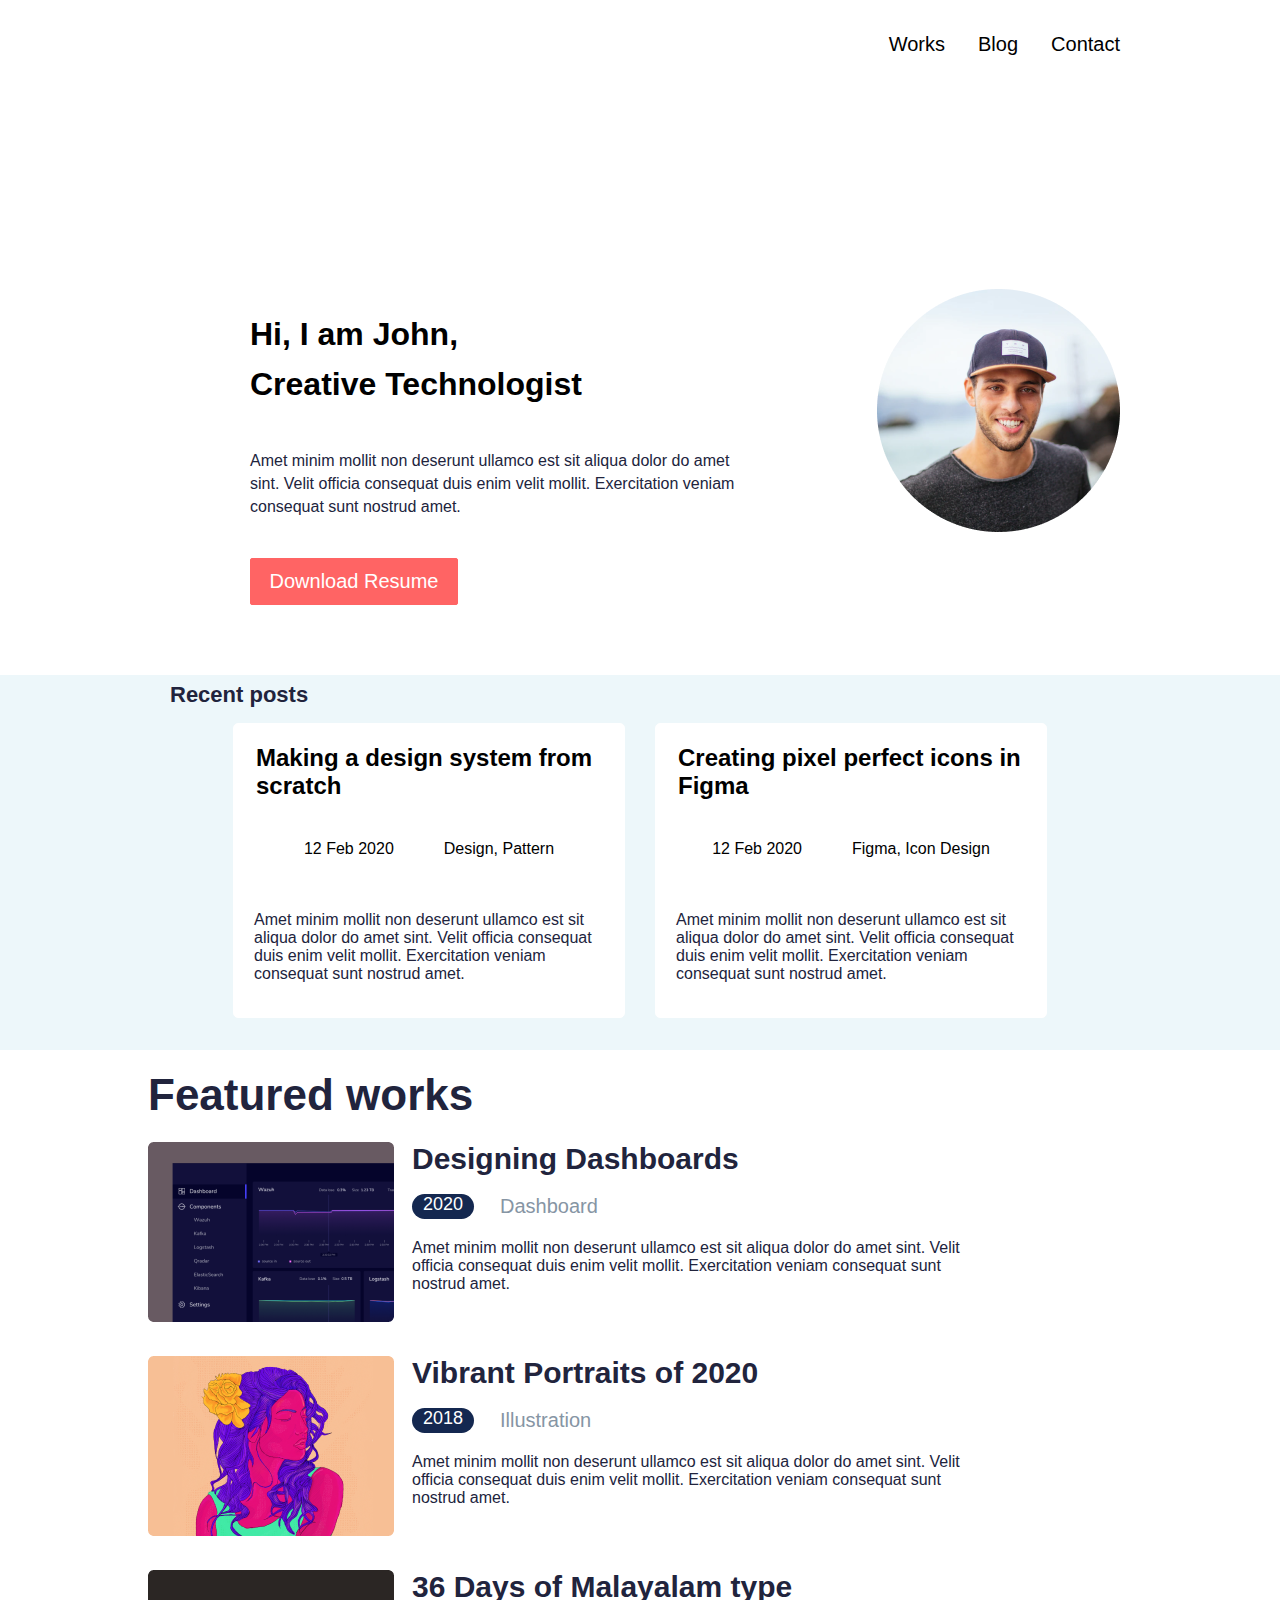
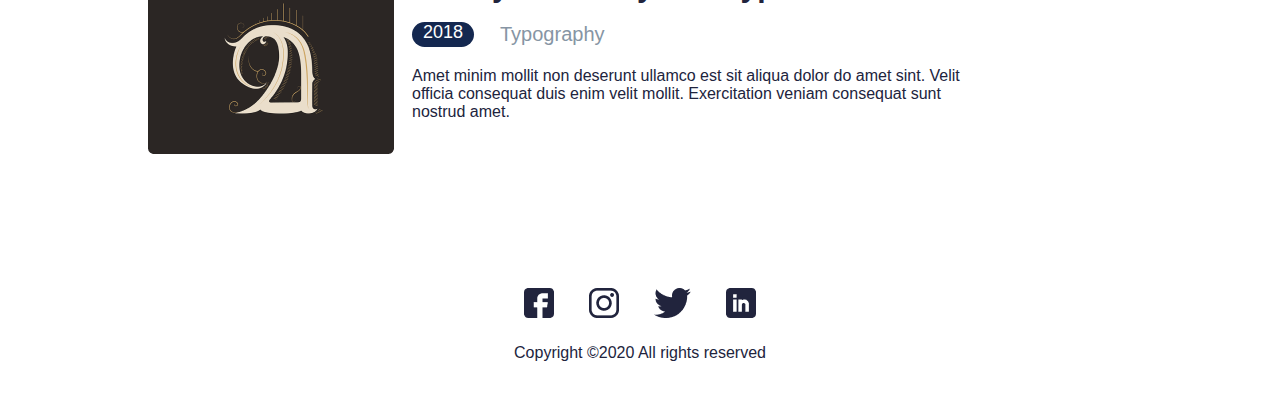
<file: index.html>
<!DOCTYPE html>
<html lang="en">
  <head>
    <meta charset="UTF-8" />
    <meta name="viewport" content="width=device-width, initial-scale=1.0" />
    <link
      rel="stylesheet"
      href="https://cdnjs.cloudflare.com/ajax/libs/font-awesome/6.5.1/css/all.min.css"
      integrity="sha512-DTOQO9RWCH3ppGqcWaEA1BIZOC6xxalwEsw9c2QQeAIftl+Vegovlnee1c9QX4TctnWMn13TZye+giMm8e2LwA=="
      crossorigin="anonymous"
      referrerpolicy="no-referrer"
    />

    <title>John</title>
    <link rel="stylesheet" href="./styles/global/global.css" />
  </head>
  <body>
    <!-- HEADER -->
    <header>
      <div class="container">
        <nav>
          <ul>
            <li>
              <a href="#">Works</a>
            </li>
            <li>
              <a href="./blog.html " target="_blank">Blog</a>
            </li>
            <li>
              <a href="#">Contact</a>
            </li>
          </ul>
          <span class="nav__menu">
            <i class="fa-solid fa-bars"></i>
          </span>
        </nav>
        <main>
          <div class="creative">
            <div class="john">
              <div class="john__h1">
                <h1>Hi, I am John, Creative Technologist</h1>
              </div>
              <div class="john__par">
                <p>
                  Amet minim mollit non deserunt ullamco est sit aliqua dolor do
                  amet sint. Velit officia consequat duis enim velit mollit.
                  Exercitation veniam consequat sunt nostrud amet.
                </p>
              </div>
              <button class="resume__btn">Download Resume</button>
            </div>
            <div class="john__foto">
              <div class="foto">
                <img src="./images/john.png" alt="john" />
              </div>
            </div>
          </div>
        </main>
      </div>
    </header>
    <!-- MAIN -->
    <main>
      <section class="posts">
        <h2 class="recent">Recent posts</h2>
        <div class="design__pixel">
          <div class="design">
            <h3>Making a design system from scratch</h3>
            <div class="feb">
              <div class="icon">12 Feb 2020</div>
              <div class="icon">Design, Pattern</div>
            </div>
            <div class="minim">
              <p>
                Amet minim mollit non deserunt ullamco est sit aliqua dolor do
                amet sint. Velit officia consequat duis enim velit mollit.
                Exercitation veniam consequat sunt nostrud amet.
              </p>
            </div>
          </div>

          <div class="design">
            <h3>Creating pixel perfect icons in Figma</h3>
            <div class="feb">
              <div class="icon">12 Feb 2020</div>
              <div class="icon">Figma, Icon Design</div>
            </div>
            <div class="minim">
              <p>
                Amet minim mollit non deserunt ullamco est sit aliqua dolor do
                amet sint. Velit officia consequat duis enim velit mollit.
                Exercitation veniam consequat sunt nostrud amet.
              </p>
            </div>
          </div>
        </div>
      </section>
      <section class="featured">
        <h3 class="par7">Featured works</h3>
        <div class="dash">
          <div class="codes">
            <img src="./images/codes.png" alt="codes" />
          </div>
          <div class="boards">
            <h3 class="par2">Designing Dashboards</h3>
            <div class="par3">
              <div class="par4">2020</div>
              <p class="par5">Dashboard</p>
            </div>
            <div class="boards__text">
              <p>
                Amet minim mollit non deserunt ullamco est sit aliqua dolor do
                amet sint. Velit officia consequat duis enim velit mollit.
                Exercitation veniam consequat sunt nostrud amet.
              </p>
            </div>
          </div>
        </div>

        <div class="dash">
          <div class="codes">
            <img src="./images/girl.png" alt="codes" />
          </div>
          <div class="boards">
            <h3 class="par2">Vibrant Portraits of 2020</h3>
            <div class="par3">
              <div class="par4">2018</div>
              <p class="par5">Illustration</p>
            </div>
            <div class="boards__text">
              <p>
                Amet minim mollit non deserunt ullamco est sit aliqua dolor do
                amet sint. Velit officia consequat duis enim velit mollit.
                Exercitation veniam consequat sunt nostrud amet.
              </p>
            </div>
          </div>
        </div>

        <div class="dash">
          <div class="codes">
            <img src="./images/AAAA.png" alt="codes" />
          </div>
          <div class="boards">
            <h3 class="par2">36 Days of Malayalam type</h3>
            <div class="par3">
              <div class="par4">2018</div>
              <p class="par5">Typography</p>
            </div>
            <div class="boards__text">
              <p>
                Amet minim mollit non deserunt ullamco est sit aliqua dolor do
                amet sint. Velit officia consequat duis enim velit mollit.
                Exercitation veniam consequat sunt nostrud amet.
              </p>
            </div>
          </div>
        </div>
      </section>
    </main>
    <!-- FOOTER -->
    <footer>
      <div class="container">
        <div class="social__media">
          <img class="media" src="./images/fb.png" alt="fb" />
          <img class="media" src="./images/insta.png" alt="insta" />
          <img class="media" src="./images/TW.png" alt="TW" />
          <img class="media" src="./images/Linkedin.png" alt="Linkedin" />
        </div>
        <div class="footer__text">Copyright ©2020 All rights reserved</div>
      </div>
    </footer>
  </body>
</html>
</file>
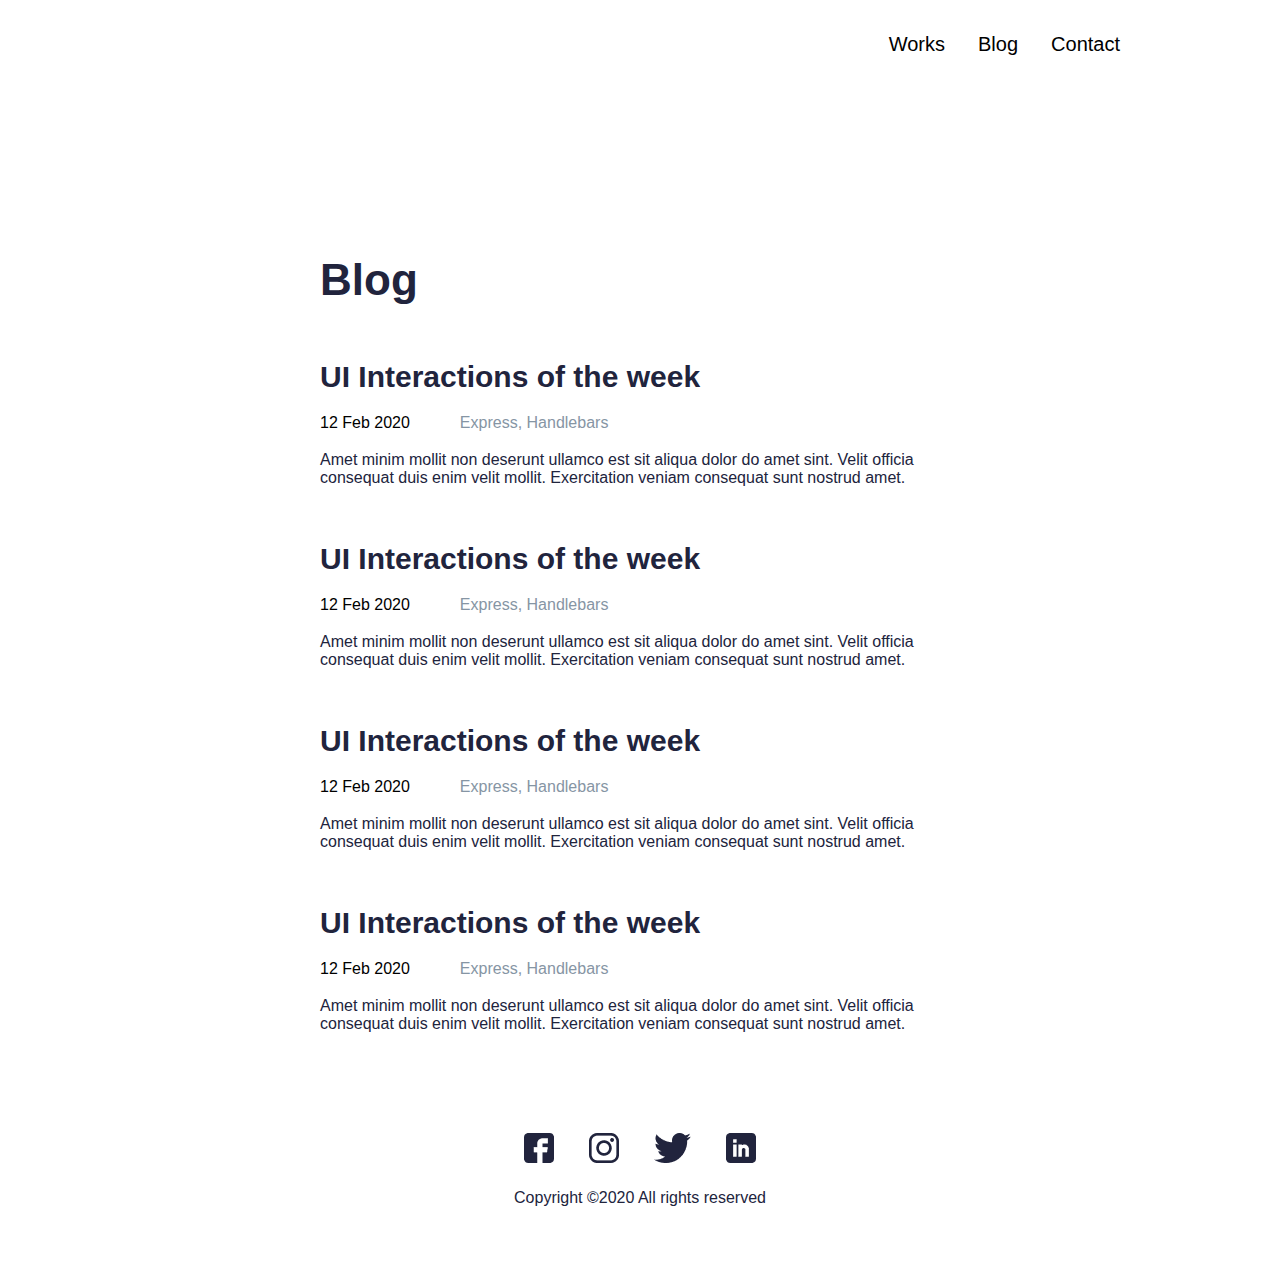
<file: blog.html>
<!DOCTYPE html>
<html lang="en">
  <head>
    <meta charset="UTF-8" />
    <meta name="viewport" content="width=device-width, initial-scale=1.0" />
    <link
      rel="stylesheet"
      href="https://cdnjs.cloudflare.com/ajax/libs/font-awesome/6.5.1/css/all.min.css"
      integrity="sha512-DTOQO9RWCH3ppGqcWaEA1BIZOC6xxalwEsw9c2QQeAIftl+Vegovlnee1c9QX4TctnWMn13TZye+giMm8e2LwA=="
      crossorigin="anonymous"
      referrerpolicy="no-referrer"
    />

    <title>Blog</title>
    <link rel="stylesheet" href="./styles/global/global.css" />
  </head>
  <body>
    <header>
      <div class="container">
        <nav>
          <ul>
            <li>
              <a href="./work.html" target="_blank">Works</a>
            </li>
            <li>
              <a href="#">Blog</a>
            </li>
            <li>
              <a href="#">Contact</a>
            </li>
          </ul>
          <span class="nav__menu">
            <i class="fa-solid fa-bars"></i>
          </span>
        </nav>
      </div>
    </header>
    <main>
      <div class="container">
        <div class="blog">
          <h1 class="blog__h1">Blog</h1>
          <div class="week">
            <h2 class="week__h2">UI Interactions of the week</h2>
            <div class="feb1">
              <div class="icon1">12 Feb 2020</div>
              <div class="icon2">Express, Handlebars</div>
            </div>
            <div class="mollit">
              <p>
                Amet minim mollit non deserunt ullamco est sit aliqua dolor do
                amet sint. Velit officia consequat duis enim velit mollit.
                Exercitation veniam consequat sunt nostrud amet.
              </p>
            </div>
          </div>
          <div class="week">
            <h2 class="week__h2">UI Interactions of the week</h2>
            <div class="feb1">
              <div class="icon1">12 Feb 2020</div>
              <div class="icon2">Express, Handlebars</div>
            </div>
            <div class="mollit">
              <p>
                Amet minim mollit non deserunt ullamco est sit aliqua dolor do
                amet sint. Velit officia consequat duis enim velit mollit.
                Exercitation veniam consequat sunt nostrud amet.
              </p>
            </div>
          </div>
          <div class="week">
            <h2 class="week__h2">UI Interactions of the week</h2>
            <div class="feb1">
              <div class="icon1">12 Feb 2020</div>
              <div class="icon2">Express, Handlebars</div>
            </div>
            <div class="mollit">
              <p>
                Amet minim mollit non deserunt ullamco est sit aliqua dolor do
                amet sint. Velit officia consequat duis enim velit mollit.
                Exercitation veniam consequat sunt nostrud amet.
              </p>
            </div>
          </div>
          <div class="week">
            <h2 class="week__h2">UI Interactions of the week</h2>
            <div class="feb1">
              <div class="icon1">12 Feb 2020</div>
              <div class="icon2">Express, Handlebars</div>
            </div>
            <div class="mollit">
              <p>
                Amet minim mollit non deserunt ullamco est sit aliqua dolor do
                amet sint. Velit officia consequat duis enim velit mollit.
                Exercitation veniam consequat sunt nostrud amet.
              </p>
            </div>
          </div>
        </div>
      </div>
    </main>
    <footer>
      <div class="container">
        <div class="social__media">
          <img class="media" src="./images/fb.png" alt="fb" />
          <img class="media" src="./images/insta.png" alt="insta" />
          <img class="media" src="./images/TW.png" alt="TW" />
          <img class="media" src="./images/Linkedin.png" alt="Linkedin" />
        </div>
        <div class="footer__text">Copyright ©2020 All rights reserved</div>
      </div>
    </footer>
  </body>
</html>
</file>
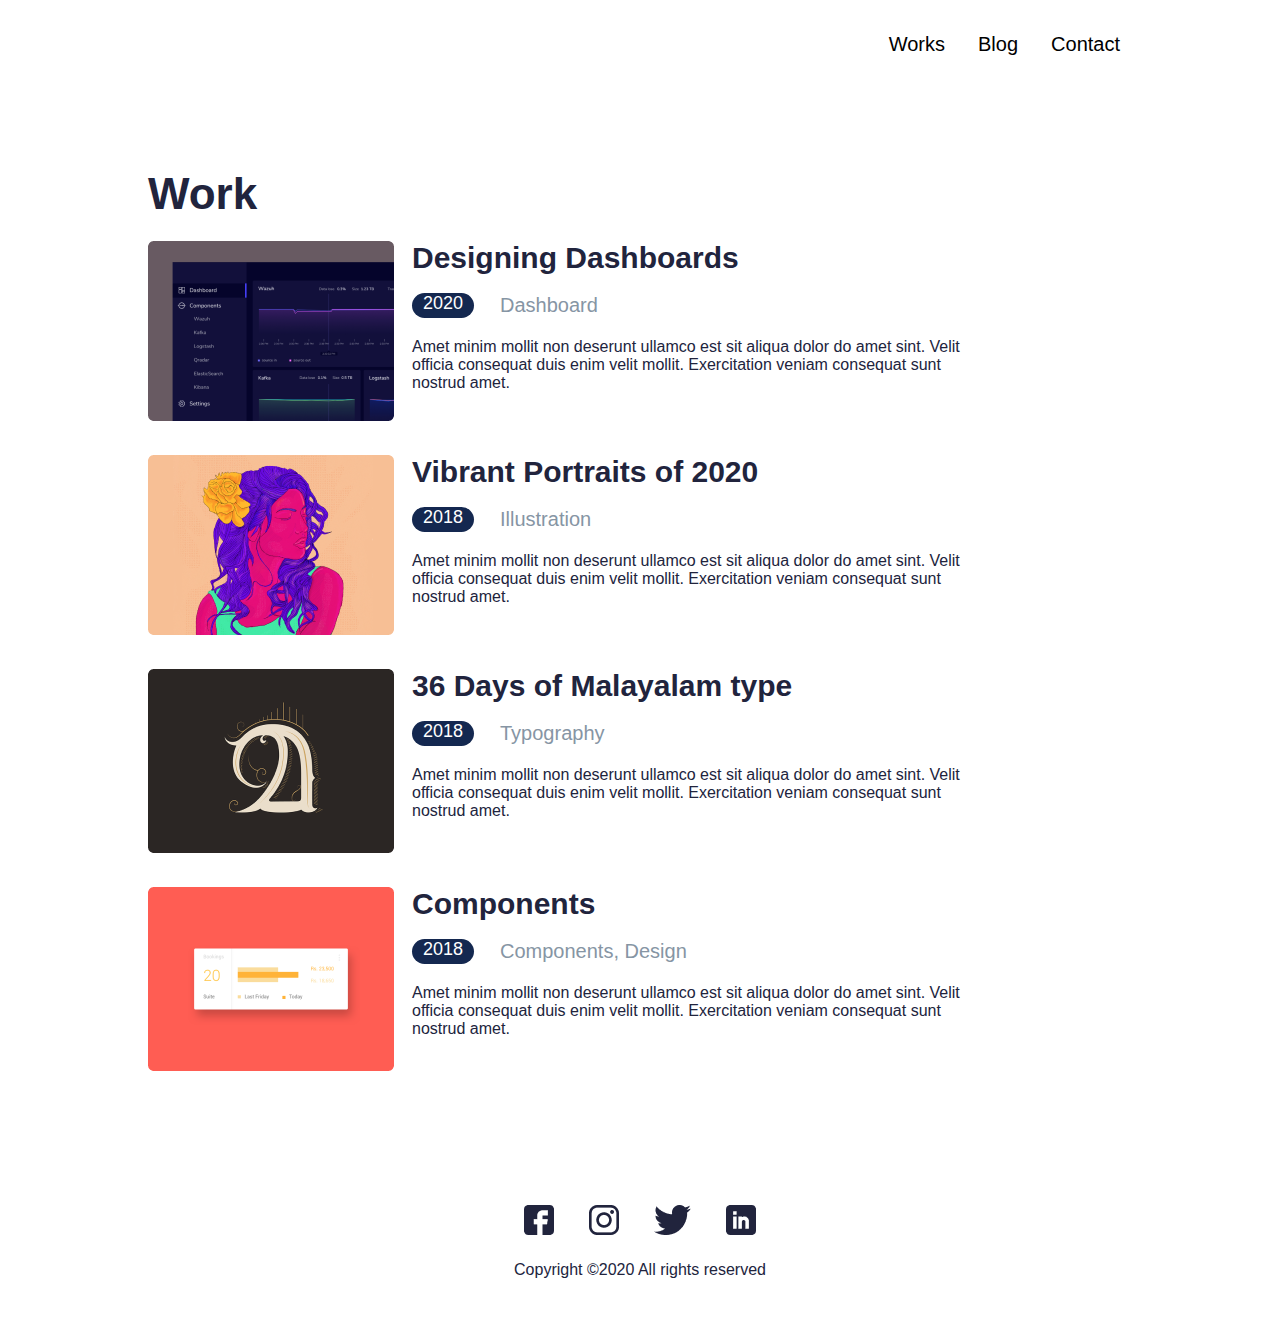
<file: work.html>
<!DOCTYPE html>
<html lang="en">
  <head>
    <meta charset="UTF-8" />
    <meta name="viewport" content="width=device-width, initial-scale=1.0" />
    <link
      rel="stylesheet"
      href="https://cdnjs.cloudflare.com/ajax/libs/font-awesome/6.5.1/css/all.min.css"
      integrity="sha512-DTOQO9RWCH3ppGqcWaEA1BIZOC6xxalwEsw9c2QQeAIftl+Vegovlnee1c9QX4TctnWMn13TZye+giMm8e2LwA=="
      crossorigin="anonymous"
      referrerpolicy="no-referrer"
    />

    <title>Works</title>
    <link rel="stylesheet" href="./styles/global/global.css" />
  </head>
  <body>
    <header>
      <div class="container">
        <nav>
          <ul>
            <li>
              <a href="#">Works</a>
            </li>
            <li>
              <a href="./blog.html">Blog</a>
            </li>
            <li>
              <a href="#">Contact</a>
            </li>
          </ul>
          <span class="nav__menu">
            <i class="fa-solid fa-bars"></i>
          </span>
        </nav>
      </div>
    </header>
    <main>
      <section class="featured">
        <h3 class="par7">Work</h3>
        <div class="dash">
          <div class="codes">
            <img src="./images/codes.png" alt="codes" />
          </div>
          <div class="boards">
            <h3 class="par2">Designing Dashboards</h3>
            <div class="par3">
              <div class="par4">2020</div>
              <p class="par5">Dashboard</p>
            </div>
            <div class="boards__text">
              <p>
                Amet minim mollit non deserunt ullamco est sit aliqua dolor do
                amet sint. Velit officia consequat duis enim velit mollit.
                Exercitation veniam consequat sunt nostrud amet.
              </p>
            </div>
          </div>
        </div>

        <div class="dash">
          <div class="codes">
            <img src="./images/girl.png" alt="codes" />
          </div>
          <div class="boards">
            <h3 class="par2">Vibrant Portraits of 2020</h3>
            <div class="par3">
              <div class="par4">2018</div>
              <p class="par5">Illustration</p>
            </div>
            <div class="boards__text">
              <p>
                Amet minim mollit non deserunt ullamco est sit aliqua dolor do
                amet sint. Velit officia consequat duis enim velit mollit.
                Exercitation veniam consequat sunt nostrud amet.
              </p>
            </div>
          </div>
        </div>

        <div class="dash">
          <div class="codes">
            <img src="./images/AAAA.png" alt="codes" />
          </div>
          <div class="boards">
            <h3 class="par2">36 Days of Malayalam type</h3>
            <div class="par3">
              <div class="par4">2018</div>
              <p class="par5">Typography</p>
            </div>
            <div class="boards__text">
              <p>
                Amet minim mollit non deserunt ullamco est sit aliqua dolor do
                amet sint. Velit officia consequat duis enim velit mollit.
                Exercitation veniam consequat sunt nostrud amet.
              </p>
            </div>
          </div>
        </div>

        <div class="dash">
          <div class="codes">
            <img src="./images/Rectangle 40.png" alt="codes" />
          </div>
          <div class="boards">
            <h3 class="par2">Components</h3>
            <div class="par3">
              <div class="par4">2018</div>
              <p class="par5">Components, Design</p>
            </div>
            <div class="boards__text">
              <p>
                Amet minim mollit non deserunt ullamco est sit aliqua dolor do
                amet sint. Velit officia consequat duis enim velit mollit.
                Exercitation veniam consequat sunt nostrud amet.
              </p>
            </div>
          </div>
        </div>
      </section>
    </main>
    <footer>
      <div class="container">
        <div class="social__media1">
          <img class="media1" src="./images/fb.png" alt="fb" />
          <img class="media1" src="./images/insta.png" alt="insta" />
          <img class="media1" src="./images/TW.png" alt="TW" />
          <img class="media1" src="./images/Linkedin.png" alt="Linkedin" />
        </div>
        <div class="footer__text1">Copyright ©2020 All rights reserved</div>
      </div>
    </footer>
  </body>
</html>
</file>
<file: styles/global/global.css>
@import url(../header/header.css);
@import url(../header/nav/nav.css);
@import url(../main/main.css);
@import url(../footer/footer.css);
@import url(../blog/blog.css);
@import url(../blog/blog-header/blog-header.css);
@import url(../blog/blog-header/blog-nav/blog-nav.css);
@import url(../blog/blog-main/blog-main.css);
@import url(../blog/blog-footer/blog-footer.css);
@import url(../work/work-footer/work-footer.css);
@import url(../work/work-main/work-main.css);
@import url(../work/nav/work-nav.css);
* {
  margin: 0;
  padding: 0;
  box-sizing: border-box;
  list-style: none;
  text-decoration: none;
  font-family: sans-serif;
}

.container {
  max-width: 1440px;
  margin: 0 auto;
  padding: 0 20px;
}

@media (max-width: 1400px) {
  .container {
    padding-left: 100px;
    padding-right: 100px;
  }
}
@media (max-width: 1000px) {
  .container {
    padding-left: 50px;
    padding-right: 50px;
  }
}
@media (max-width: 900px) {
  .container .global__btn1 {
    display: none;
  }
}
@media (max-width: 768px) {
  .container {
    padding-left: 20px;
    padding-right: 20px;
  }
}/*# sourceMappingURL=global.css.map */
</file>
